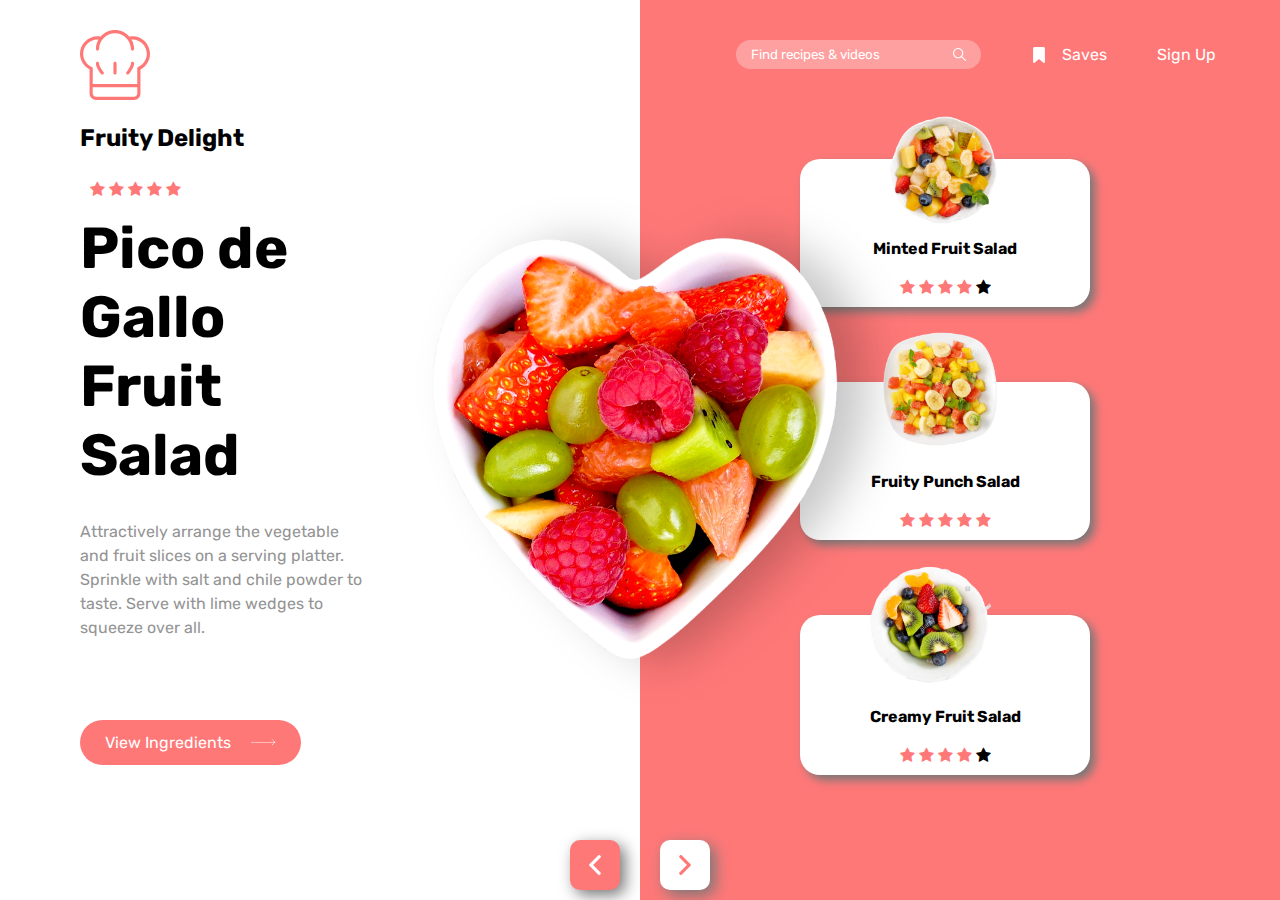
<file: Fruit-Delight/index.html>
<!DOCTYPE html>
<html lang="en">
<head>
    <meta charset="UTF-8">
    <meta name="viewport" content="width=device-width, initial-scale=1.0">
    <meta property="og:title" content="Fruity Deligh" />
    <meta property="og:description" content="An Eye Catching Landing Page for Fruit Selling Company" />
    <meta property="og:url" content="https://sagyamthapa.me/Eye-Catching-Landing-Pages/Fruit-Delight/" />
    <meta property="og:image" content="https://raw.githubusercontent.com/Sagyam/Eye-Catching-Landing-Pages/main/Fruit-Delight/images/screenshot.png" />
    <meta name="author" content="[Sagyam Thapa]">
    <link rel="stylesheet" href="https://cdnjs.cloudflare.com/ajax/libs/font-awesome/4.7.0/css/font-awesome.min.css">
    <link rel="stylesheet" href="style.css">
    <link
    rel="shortcut icon"
    href="./images/logo.svg"
    type="image/x-icon"
  />
    <title>Fruity Delight</title>
</head>
<body>
    <div class="main">
        <div class="left-col">
            <div class="logo">
            <img src="./images/logo.svg" >
            <h2 >Fruity Delight</h2>
            </div>
            <div class="content-box">
                <div class="rating-box">
                    <span class="fa fa-star checked"></span>
                    <span class="fa fa-star checked"></span>
                    <span class="fa fa-star checked"></span>
                    <span class="fa fa-star checked"></span>
                    <span class="fa fa-star checked"></span>
                </div>
                <h1>Pico de Gallo Fruit Salad</h1>
                <p>Attractively arrange the vegetable and fruit slices on a serving platter. Sprinkle with salt and chile powder to taste. Serve with lime wedges to squeeze over all.</p>
                <button type="button">View Ingredients <img src="./images/arrow.png"> </button>
            </div>
            <div class="arrow-box" id="left-arrow">
                <img src="./images/left-arrow.svg" >
            </div>
        </div>
        <div class="right-col">
            <div class="navbar">
                <div class="search-box">
                    <input type="text" placeholder="Find recipes & videos">
                    <img src="images/search.svg"">
                </div>
            <ul>
                <li><a href="#"> <img src="./images/bookmark.svg"> Saves</a></li>
                <li><a href="#">Sign Up</a></li>
            </ul>
        </div>
        <div class="card-container">
            <div class="product-card">
                <img src="./images/fruit1.png">
                <h1>Minted Fruit Salad</h1>
                <div class="rating-box">
                    <span class="fa fa-star checked"></span>
                    <span class="fa fa-star checked"></span>
                    <span class="fa fa-star checked"></span>
                    <span class="fa fa-star checked"></span>
                    <span class="fa fa-star "></span>
                </div>
            </div>

            <div class="product-card">
                <img src="./images/fruit2.png">
                <h1>Fruity Punch Salad</h1>
                <div class="rating-box">
                    <span class="fa fa-star checked"></span>
                    <span class="fa fa-star checked"></span>
                    <span class="fa fa-star checked"></span>
                    <span class="fa fa-star checked"></span>
                    <span class="fa fa-star checked"></span>
                </div>
            </div>

            <div class="product-card">
                <img src="./images/fruit3.png">
                <h1>Creamy Fruit Salad</h1>
                <div class="rating-box">
                    <span class="fa fa-star checked"></span>
                    <span class="fa fa-star checked"></span>
                    <span class="fa fa-star checked"></span>
                    <span class="fa fa-star checked"></span>
                    <span class="fa fa-star"></span>
                </div>
            </div>
        </div>

        <div class="arrow-box" id="right-arrow">
            <img src="./images/right-arrow.svg" >
        </div>
    </div>
    <img src="./images/fruits.png" class="main-img">
</div>
</body>
</html>
</file>
<file: Fruit-Delight/style.css>
@import url("https://fonts.googleapis.com/css2?family=Rubik&display=swap");
* {
	margin: 0;
	padding: 0;
	font-family: "Rubik", sans-serif;
	box-sizing: border-box;
}

.main {
	width: 100%;
	height: 100vh;
	display: flex;
	overflow: hidden;
}

.left-col {
	flex-basis: 50%;
	background-color: #fff;
	position: relative;
}

.right-col {
	flex-basis: 50%;
	background-color: #ff7878;
	position: relative;
}

.logo img {
	height: 70px;
	margin-left: 80px;
	margin-top: 30px;
}

.logo h2 {
	margin-left: 80px;
	margin-top: 20px;
}

.content-box {
	width: 290px;
	position: absolute;
	top: 170px;
	left: 80px;
}

.content-box h1 {
	font-size: 58px;
	margin: 15px 0 30px;
}

.content-box p {
	font-size: 1rem;
	color: #949494;
	line-height: 1.5rem;
	margin-bottom: 80px;
}

.content-box button {
	background: #ff7878;
	color: #fff;
	display: flex;
	align-items: center;
	border: 0;
	outline: none;
	border-radius: 50px;
	padding: 13px 25px;
	cursor: pointer;
	font-size: 1rem;
}

.content-box button img {
	width: 25px;
	margin-left: 20px;
}

.arrow-box {
	width: 50px;
	height: 50px;
	position: absolute;
	bottom: 10px;
	border-radius: 10px;
	box-shadow: 5px 5px 15px #777;
}

.arrow-box img {
	width: 20px;
	height: 20px;
	margin: 15px;
}

#left-arrow {
	background-color: #ff7878;
	right: 20px;
}

#right-arrow {
	background-color: #fff;
	left: 20px;
}

.navbar {
	width: 80%;
	margin: 40px auto;
	display: flex;
	align-items: center;
	justify-content: flex-end;
}

.search-box {
	display: flex;
	align-items: center;
	background: rgba(255, 255, 255, 0.3);
	padding: 7px 15px;
	border-radius: 20px;
}

.search-box input {
	background: transparent;
	border: 0;
	outline: none;
	color: #fff;
}

::placeholder {
	color: #fff;
	font-style: 12px;
}

.search-box img {
	width: 13px;
	margin-left: 20px;
}

.navbar ul {
	display: flex;
}

.navbar ul li {
	list-style: none;
	margin-left: 50px;
}

.navbar ul li a {
	color: #fff;
	text-decoration: none;
	font-size: 1rem;
	display: flex;
	align-items: center;
}

.navbar ul li img {
	width: 1rem;
	margin-right: 15px;
}

.card-container {
	display: flex;
	flex-direction: column;
	position: absolute;
	left: 25%;
	width: 290px;
	margin-top: 50px;
}

.product-card {
	display: flex;
	flex-direction: column;
	background-color: #fff;
	border-radius: 20px;
	box-shadow: 5px 5px 10px #777;
	margin-bottom: 75px;
	cursor: pointer;
}

.product-card img {
	width: 180px;
	align-self: center;
	margin-top: -50px;
	transition: 0.5s ease-in-out;
}

.product-card img:hover {
	transform: scale(1.25);
}
.product-card h1 {
	font-size: 1rem;
	margin: 10px;
	text-align: center;
}

.rating-box {
	margin: 10px;
	align-self: center;
}

.checked {
	color: #ff7878;
}

.right-arrow {
	width: 65px;
	position: absolute;
	bottom: 0;
	left: 20px;
}

.main-img {
	width: 550px;
	position: absolute;
	top: 50%;
	left: 50%;
	transform: translate(-45%, -50%);
}

/**Change Slected Text Color*/
::-moz-selection {
	/* Code for Firefox */
	color: white;
	background: #ff7878;
}

::selection {
	color: white;
	background: #ff7878;
}
</file>
